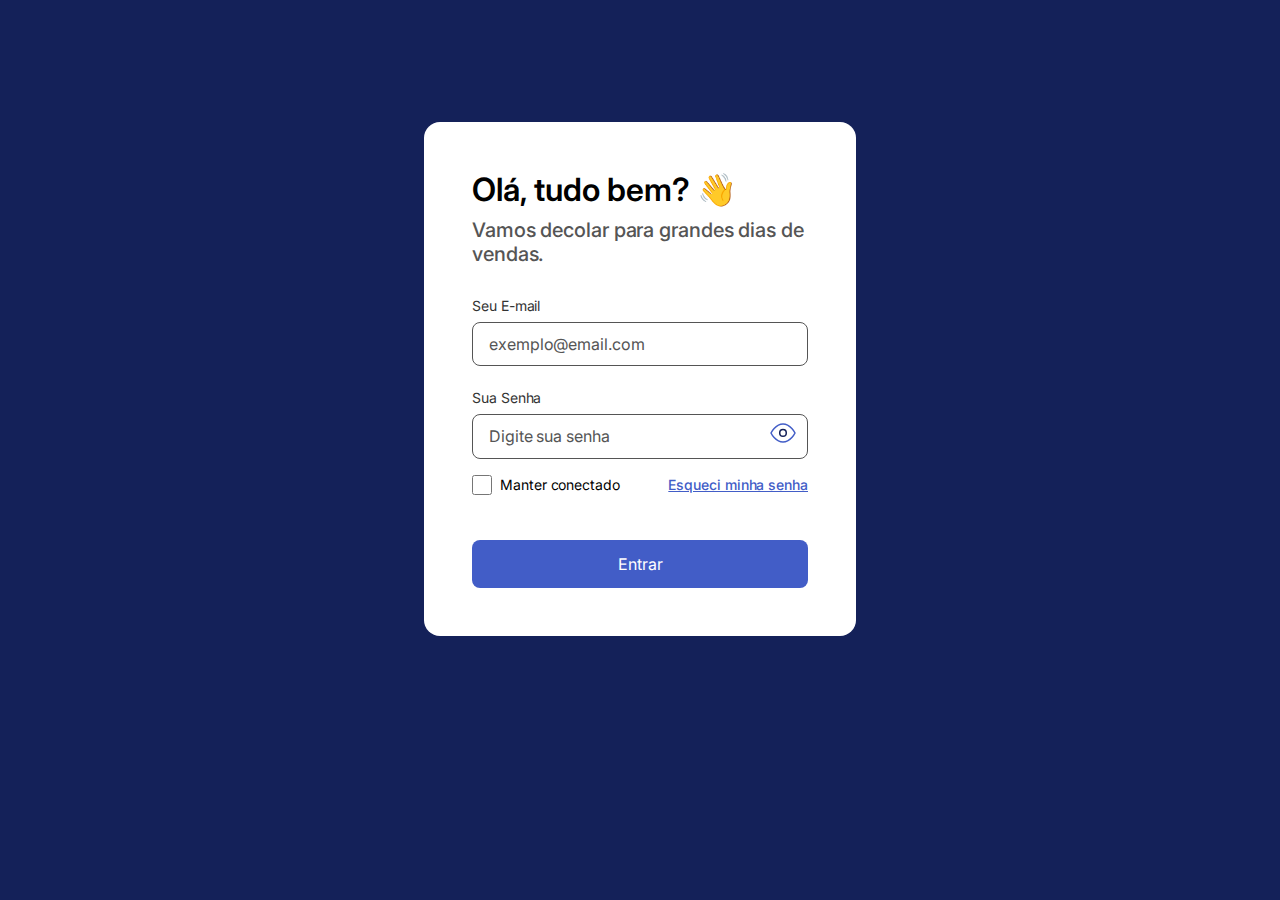
<file: authPage.html>
<!DOCTYPE html>
<html lang="pt-BR">
<head>
    <meta charset="UTF-8">
    <meta http-equiv="X-UA-Compatible" content="IE=edge">
    <meta name="viewport" content="width=device-width, initial-scale=1.0">

    <link rel="stylesheet" href="./assets/css/reset.css">
    <link rel="stylesheet" href="./assets/css/stylesPage.css">
    <title>Dashbord Sales - B8One.Academy</title>
</head>
<body>
    <main class="auth-page__container">
        <div class="auth-page__content">
            <form action="./index.html" class="auth-page__form">
                <div class="auth-page__container-text">
                    <h2 class="auth-page__title">
                        Olá, tudo bem? 👋
                    </h2>
                    <h3 class="auth-page__description">
                        Vamos decolar para grandes dias de vendas.
                    </h3>
                </div>
                <fieldset class="auth-page__login">
                    <label for="email" class="auth-page__label">
                        Seu E-mail
                    </label>
                    <input id="email" class="auth-page__input-auth" type="email" name="email" id="email" placeholder="exemplo@email.com">
                    <span class="auth-page__input-auth-validation"></span>
                    
                    <label for="password" class="auth-page__label">
                        Sua Senha
                    </label>
                    <div class="auth-page__input-auth-container">
                        <input id="password" class="auth-page__input-auth" type="password" name="password" id="password" placeholder="Digite sua senha">
                        <button type="button" class="auth-page__show-password">
                                <svg width="26" height="20" viewBox="0 0 26 20" fill="none" xmlns="http://www.w3.org/2000/svg">
                                    <path d="M1 10C1 10 5.36364 1 13 1C20.6364 1 25 10 25 10C25 10 20.6364 19 13 19C5.36364 19 1 10 1 10Z" stroke="#425DC7" stroke-width="1.5"/>
                                    <path d="M13 13.3745C14.8075 13.3745 16.2727 11.8635 16.2727 9.99951C16.2727 8.13555 14.8075 6.62451 13 6.62451C11.1925 6.62451 9.72729 8.13555 9.72729 9.99951C9.72729 11.8635 11.1925 13.3745 13 13.3745Z" stroke="#142159" stroke-width="1.5"/>
                                </svg>
                        </button>
                    </div>
                    <div class="auth-page__password-settings">
                        <div class="auth-page__container-keep-conect">
                            <input class="auth-page__input-keep-conect" type="checkbox" name="keepConect" id="">
                            <label for="keepConect" class="auth-page__keep-conect">Manter conectado</label>
                        </div>
                        <a href="#" class="auth-page__lost-password">Esqueci minha senha</a>
                    </div>

                    <button class="auth-page__submit" type="submit">Entrar</button>
            </fieldset>
        </div>
    </main>
    <script src="./scripts/authPage.js"></script>
</body>
</html>
</file>
<file: assets/css/stylesPage.css>
:root {
    --primary-dark: #142159;
    --primary-default: #425DC7;
    --neutal-hight: #FFFFFF;
    --neutral-dark: #000000;
    --neutral-medium: #555555;
    --neutral-low: #333333;
    --feedback-default: #F03460;
}

body {
    background-color: var(--primary-dark);
}

.auth-page__container {
    margin: auto;
    background-color: var(--neutal-hight);
    border-radius: 16px;
    width: min(100%, 432px);
    margin-top: 122px;
}

.auth-page__container-text {
    padding: 48px 32px 32px 48px;
}

.auth-page__title {
    font-weight: 600;
    font-size: 32px;
    line-height: 40px;
    color:var(--neutral-dark);
    margin-bottom: 8px;
}

.auth-page__description {
    font-weight: 500;
    font-size: 20px;
    line-height: 24px;
    letter-spacing: -0.005em;
    color: var(--neutral-medium);
}

.auth-page__login {
    border: none;
    padding: 0px 48px 48px 48px;
    display: flex;
    flex-direction: column;
}

.auth-page__label {
    font-weight: normal;
    font-size: 14px;
    line-height: 16px;
    letter-spacing: -0.005em;
    color:var(--neutral-low);
    margin-bottom: 8px;
}

.auth-page__input-auth-container {
    position: relative;
}

.auth-page__input-auth {
    padding: 12px 16px;
    border: 1px solid var(--neutral-medium);
    border-radius: 8px;
    width: min(100%, 336px);
}

.auth-page__input-auth--validation {
    padding: 12px 16px;
    border: 1px solid var(--feedback-default);
    border-radius: 8px;
    width: min(100%, 336px);
}

.auth-page__input-auth-validation {
    margin-bottom: 16px;
    font-weight: 500;
    font-size: 12px;
    line-height: 16px;
    color: var(--feedback-default);
    margin-top: 8px;
}

.auth-page__input-auth:last-child {
    margin-bottom: 18px;
}

.auth-page__input-auth::placeholder {
    font-weight: normal;
    font-size: 16px;
    line-height: 24px;
    letter-spacing: -0.005em;
    color: var(--neutral-medium);
}

.auth-page__show-password {
    position: absolute;
    top: 20%;
    right: 12px;
}

.auth-page__input-icon {
    width: 24px;
    height: 24px;
}

.auth-page__password-settings {
    display: flex;
    justify-content: space-between;
    align-items: center;
    margin-top: 16px;
}

.auth-page__container-keep-conect {
    display: flex;
    align-items: center;
    gap: 0 8px;
}

.auth-page__keep-conect {
    font-weight: normal;
    font-size: 14px;
    line-height: 16px;
    letter-spacing: -0.005em;
    color: var(--neutral-dark);
}

input[type="checkbox"] {
    border-radius: 4px;
    height: 20px;
    width: 20px;
    background-color: var(--primary-default);
    cursor: pointer;
}

.auth-page__input-keep-conect {

    border-radius: 4px;
    height: 20px;
    width: 20px;
}

.auth-page__lost-password {
    font-weight: 500;
    font-size: 14px;
    line-height: 18px;
    text-align: right;
    letter-spacing: -0.005em;
    text-decoration-line: underline;
    color: var(--primary-default);
}

.auth-page__submit {
    border-radius: 8px;
    width: min(100%, 336px);
    height: 48px;
    color: var(--neutal-hight);
    background-color: var(--primary-default);
    margin-top: 45px;
}

@media screen and (max-width: 450px) {
    .auth-page__container {
        width: min(100%, 328px);
        margin-top: 106px;
    }

    .auth-page__container-text {
        padding: 32px 16px 16px 16px;
        text-align: center;
    }

    .auth-page__title { 
        font-size: 24px;
        line-height: 32px;
    }

    .auth-page__login {
        padding: 0px 16px 16px 16px;
    }

    .auth-page__submit {
        margin-top: 26px;
    }
}
</file>
